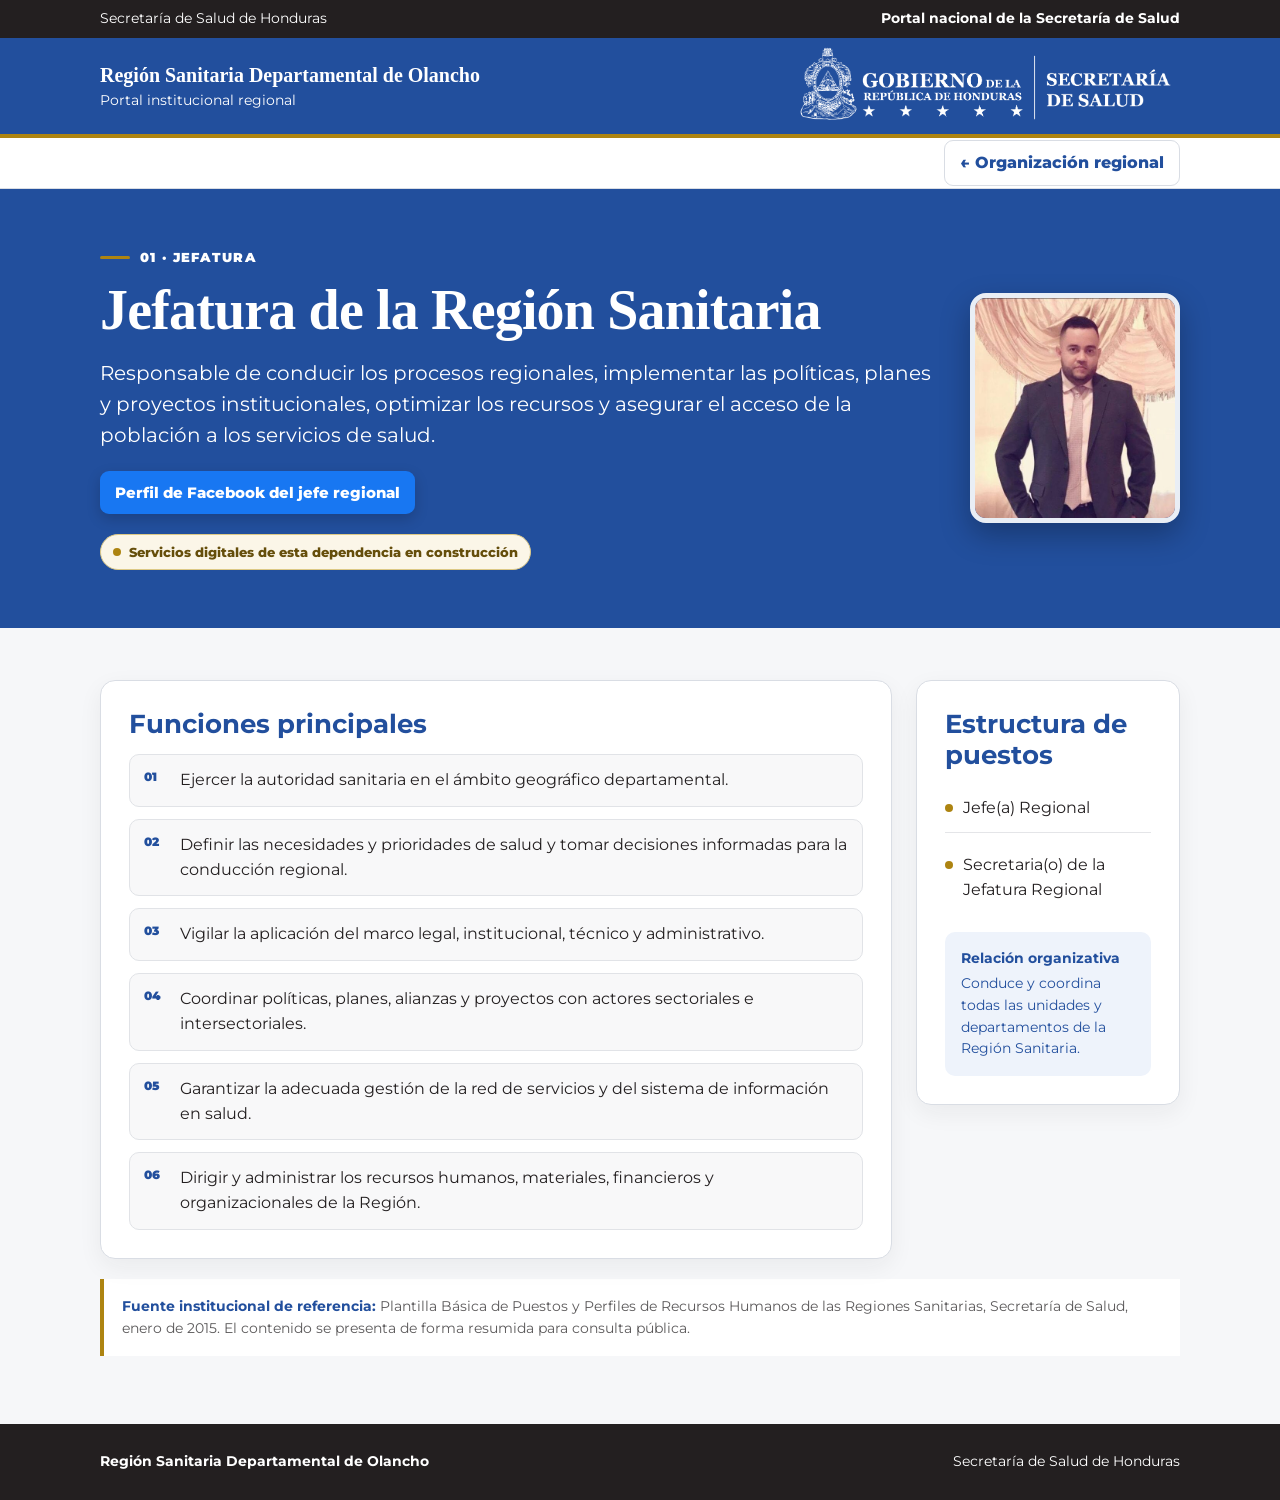
<file: area.html>
<!doctype html>
<html lang="es">
<head>
<meta charset="utf-8">
<meta name="viewport" content="width=device-width,initial-scale=1">
<meta name="theme-color" content="#224f9d">
<meta name="description" content="Información institucional de las dependencias de la Región Sanitaria Departamental de Olancho.">
<title>Dependencia regional | Región Sanitaria de Olancho</title>
<link rel="preconnect" href="https://fonts.googleapis.com">
<link rel="preconnect" href="https://fonts.gstatic.com" crossorigin>
<link href="https://fonts.googleapis.com/css2?family=Montserrat:wght@500;700;800;900&display=swap" rel="stylesheet">
<style>
:root{--navy:#224f9d;--blue:#224f9d;--sky:#eef3fb;--pale:#f6f7f9;--text:#231f20;--muted:#5c5a5b;--white:#fff;--line:#d9dde4;--gold:#ad8411}*{box-sizing:border-box}html{scroll-behavior:smooth}body{margin:0;font-family:Montserrat,Arial,Helvetica,sans-serif;color:var(--text);background:var(--pale);line-height:1.55}.wrap{width:min(1080px,calc(100% - 36px));margin:auto}a{color:inherit}.topbar{background:#231f20;color:#fff;font-size:14px}.topbar .wrap{min-height:38px;display:flex;align-items:center;justify-content:space-between;gap:16px}.topbar p{margin:0}.topbar a{text-decoration:none;font-weight:700}.masthead{background:var(--navy);color:#fff;border-bottom:4px solid var(--gold)}.masthead .wrap{min-height:96px;display:flex;align-items:center;justify-content:space-between;gap:24px}.brand{display:flex;align-items:center;text-decoration:none;min-width:0}.brand strong{display:block;color:#fff;font-family:Georgia,"Times New Roman",serif;font-size:20px;line-height:1.2}.brand span{display:block;color:#fff;font-size:14px;margin-top:3px}.official-logo{display:block;width:min(390px,41vw);height:auto;object-fit:contain}.back{display:inline-flex;align-items:center;gap:8px;color:var(--navy);font-weight:800;text-decoration:none;border:1px solid var(--line);border-radius:9px;padding:10px 15px}.back-row{background:#fff;border-bottom:1px solid var(--line)}.back-row .wrap{min-height:50px;display:flex;align-items:center;justify-content:flex-end}.hero{background:var(--navy);color:#fff;padding:58px 0}.eyebrow{display:flex;align-items:center;gap:10px;color:#fff;font-size:13px;font-weight:900;letter-spacing:.1em;text-transform:uppercase}.eyebrow:before{content:"";width:30px;height:3px;background:var(--gold);border-radius:4px}.hero h1{font-family:Georgia,"Times New Roman",serif;font-size:clamp(34px,5vw,56px);line-height:1.06;letter-spacing:-.015em;margin:14px 0 17px;max-width:900px}.hero p{max-width:850px;margin:0;color:#fff;font-size:20px}.content{padding:52px 0 68px}.layout{display:grid;grid-template-columns:minmax(0,1.5fr) minmax(260px,.5fr);gap:24px;align-items:start}.card{background:#fff;border:1px solid var(--line);border-radius:15px;padding:28px;box-shadow:0 8px 25px rgba(35,31,32,.06)}.card h2{color:var(--navy);font-size:26px;line-height:1.2;margin:0 0 14px}.function-list{margin:0;padding:0;list-style:none;display:grid;gap:12px;counter-reset:item}.function-list li{position:relative;padding:13px 14px 13px 50px;background:#f8f8f9;border:1px solid #e1e3e7;border-radius:10px;color:var(--text)}.function-list li:before{counter-increment:item;content:counter(item,decimal-leading-zero);position:absolute;left:14px;top:13px;color:var(--blue);font-size:12px;font-weight:900}.team-list{display:grid;gap:9px}.team-item{display:flex;align-items:flex-start;gap:10px;padding:11px 0;border-bottom:1px solid #e4e5e8;color:var(--text)}.team-item:last-child{border-bottom:0}.team-item:before{content:"";width:8px;height:8px;background:var(--gold);border-radius:50%;margin-top:8px;flex:0 0 auto}.relation{margin-top:18px;padding:16px;background:var(--sky);border-radius:10px;color:var(--navy);font-size:14px}.relation strong{display:block;margin-bottom:4px}.status{display:inline-flex;align-items:center;gap:8px;margin-top:20px;background:#fbf6e8;color:#654e0b;border:1px solid #ddc986;border-radius:999px;padding:7px 12px;font-size:13px;font-weight:800}.status:before{content:"";width:8px;height:8px;background:var(--gold);border-radius:50%}.source{margin-top:20px;padding:17px 18px;border-left:4px solid var(--gold);background:#fff;color:var(--muted);font-size:14px}.source strong{color:var(--navy)}footer{background:#231f20;color:#fff;padding:27px 0}.footer-grid{display:flex;justify-content:space-between;gap:18px}footer p{margin:0;font-size:14px}footer strong{color:#fff}@media(max-width:800px){.layout{grid-template-columns:1fr}.back-row{display:none}.masthead .wrap{min-height:82px}.official-logo{width:min(350px,46vw)}}@media(max-width:620px){.wrap{width:min(100% - 24px,1080px)}.topbar .wrap{justify-content:center;text-align:center}.topbar a{display:none}.masthead .wrap{min-height:118px;flex-direction:column;justify-content:center;text-align:center;padding:16px 0;gap:12px}.brand strong{font-size:17px}.brand span{font-size:12px}.official-logo{width:min(360px,92vw)}.hero{padding:43px 0}.hero p{font-size:18px}.content{padding:36px 0 50px}.card{padding:22px}.footer-grid{display:block;text-align:center}.footer-grid p+p{margin-top:7px}}
.social-link{display:inline-flex;align-items:center;margin-top:20px;background:#1877f2;color:#fff;text-decoration:none;border-radius:9px;padding:10px 15px;font-size:15px;font-weight:800;box-shadow:0 5px 14px rgba(0,0,0,.18)}.social-link:hover,.social-link:focus-visible{background:#0f63d4}.social-link:focus-visible{outline:3px solid #fff;outline-offset:3px}.hero-grid{display:grid;grid-template-columns:minmax(0,1fr) 210px;gap:38px;align-items:center}.profile-photo{display:block;width:210px;height:230px;object-fit:cover;object-position:center top;border:5px solid rgba(255,255,255,.9);border-radius:16px;box-shadow:0 12px 30px rgba(0,0,0,.28)}@media(max-width:700px){.hero-grid{grid-template-columns:1fr;gap:24px}.profile-photo{width:160px;height:176px}}
.x-link{background:#111}.x-link:hover,.x-link:focus-visible{background:#2c2c2c}
</style>
</head>
<body>
<div class="topbar"><div class="wrap"><p>Secretaría de Salud de Honduras</p><a href="https://www.salud.gob.hn/">Portal nacional de la Secretaría de Salud</a></div></div>
<header class="masthead"><div class="wrap"><a class="brand" href="/portal.html"><span><strong>Región Sanitaria Departamental de Olancho</strong><span>Portal institucional regional</span></span></a><img class="official-logo" src="/logo-sesal-oficial-blanco.png" alt="Gobierno de la República de Honduras, Secretaría de Salud"></div></header>
<div class="back-row"><div class="wrap"><a class="back" href="/portal.html#organizacion">← Organización regional</a></div></div>
<main>
<section class="hero"><div class="wrap hero-grid"><div><div class="eyebrow" id="number">Dependencia regional</div><h1 id="title">Dependencia regional</h1><p id="objective">Información institucional de la dependencia.</p><div id="socialLinks"></div><div class="status">Servicios digitales de esta dependencia en construcción</div></div><div id="profilePhoto"></div></div></section>
<section class="content"><div class="wrap"><div class="layout"><article class="card"><h2>Funciones principales</h2><ol class="function-list" id="functions"></ol></article><aside><article class="card"><h2>Estructura de puestos</h2><div class="team-list" id="positions"></div><div class="relation" id="relation"></div></article></aside></div><div class="source"><strong>Fuente institucional de referencia:</strong> Plantilla Básica de Puestos y Perfiles de Recursos Humanos de las Regiones Sanitarias, Secretaría de Salud, enero de 2015. El contenido se presenta de forma resumida para consulta pública.</div></div></section>
</main>
<footer><div class="wrap footer-grid"><p><strong>Región Sanitaria Departamental de Olancho</strong></p><p>Secretaría de Salud de Honduras</p></div></footer>
<script>
const areas={
"jefatura":{number:"01 · Jefatura",title:"Jefatura de la Región Sanitaria",objective:"Responsable de conducir los procesos regionales, implementar las políticas, planes y proyectos institucionales, optimizar los recursos y asegurar el acceso de la población a los servicios de salud.",functions:["Ejercer la autoridad sanitaria en el ámbito geográfico departamental.","Definir las necesidades y prioridades de salud y tomar decisiones informadas para la conducción regional.","Vigilar la aplicación del marco legal, institucional, técnico y administrativo.","Coordinar políticas, planes, alianzas y proyectos con actores sectoriales e intersectoriales.","Garantizar la adecuada gestión de la red de servicios y del sistema de información en salud.","Dirigir y administrar los recursos humanos, materiales, financieros y organizacionales de la Región."],positions:["Jefe(a) Regional","Secretaria(o) de la Jefatura Regional"],relation:"Conduce y coordina todas las unidades y departamentos de la Región Sanitaria."},
"planeamiento":{number:"02 · Unidad",title:"Unidad de Planeamiento",objective:"Garantiza la efectividad de la planificación, la monitoría y la evaluación de la gestión regional mediante planificación estratégica, gerencia de procesos y evaluación para el cumplimiento de las políticas de salud.",functions:["Coordinar la planificación y el desarrollo estratégico de la Región Sanitaria.","Impulsar procesos participativos de planeación sectorial e intersectorial.","Alinear e implementar políticas y planes prioritarios de la autoridad sanitaria.","Gestionar y negociar proyectos para ejecutar los planes institucionales.","Coordinar el sistema de información en salud, la monitoría y la evaluación para fortalecer la toma de decisiones.","Gestionar los recursos requeridos para el funcionamiento de la unidad y del sistema de información."],positions:["Jefe(a) de la Unidad","Secretaria(o)","Coordinación de Planificación","Técnico(a) de Planificación","Coordinación de Monitoría y Evaluación","Técnico(a) de Monitoría y Evaluación","Coordinación de Gestión de la Información","Técnico(a) Informático","Digitador(a)"],relation:"Reporta directamente a la Jefatura Regional y coordina con todas las instancias regionales y actores clave del sector."},
"servicios-legales":{number:"03 · Unidad",title:"Unidad de Servicios Legales",objective:"Garantiza la ejecución de las normas jurídicas en los procesos regionales mediante funciones de asesoría, consultoría y procuración con visión estratégica y sistémica.",functions:["Asesorar a las unidades regionales en materia legal, administrativa y laboral.","Orientar la interpretación de leyes, normas, políticas y otras disposiciones legales.","Asistir los procesos de reformas, compromisos y reestructuraciones en materia de salud.","Emitir dictámenes legales dentro de su competencia.","Representar por delegación a la Jefatura Regional ante instancias jurídicas.","Elaborar anteproyectos de contratos, convenios y otros instrumentos relacionados con la Región."],positions:["Jefe(a) de la Unidad de Servicios Legales","Secretaria(o) de la Unidad"],relation:"Reporta directamente a la Jefatura Regional y brinda asesoría a todas las instancias de la Región."},
"vigilancia-salud":{number:"04 · Unidad",title:"Unidad de Vigilancia de la Salud",objective:"Conduce los procesos de vigilancia, el seguimiento de acciones e intervenciones, las alertas y las investigaciones, asegurando el intercambio permanente de información con los actores del Sistema Nacional de Vigilancia de la Salud.",functions:["Implementar el Sistema de Vigilancia de la Salud y asegurar el cumplimiento de políticas, prioridades y metas.","Fortalecer la capacitación del personal y la red de laboratorios para la vigilancia.","Conducir estratégicamente el Sistema de Alerta-Respuesta y comunicar las alertas.","Coordinar el análisis de situación de salud, perfiles y proyecciones regionales.","Proveer información veraz y oportuna para la toma de decisiones.","Implementar acciones preventivas y de control ante brotes, epidemias, desastres y emergencias sanitarias."],positions:["Jefe(a) de la Unidad","Secretaria(o)","Coordinación de Vigilancia de Riesgos Sanitarios","Técnico(a) de Vigilancia de Riesgos Sanitarios","Coordinación de Análisis de la Información","Digitador(a)"],relation:"Reporta directamente a la Jefatura Regional y coordina con actores clave del sistema de vigilancia."},
"recursos-humanos":{number:"05 · Unidad",title:"Unidad de Gestión y Desarrollo de los Recursos Humanos",objective:"Planifica, controla y coordina la gestión y el desarrollo de los recursos humanos, aplica la política nacional y promueve un clima laboral adecuado para el funcionamiento regional.",functions:["Aplicar la política nacional y planificar la gestión de los recursos humanos.","Coordinar la capacitación y actualización del personal según las necesidades institucionales.","Asesorar a la Jefatura, departamentos y unidades en gestión del recurso humano.","Implementar los procesos de reclutamiento, selección e inducción.","Coordinar la evaluación del desempeño y mantener actualizados sus registros.","Gestionar trámites administrativos, salud ocupacional, reglamento interno y resolución de conflictos."],positions:["Jefe(a) de la Unidad","Secretaria(o)","Coordinación de Desarrollo del Talento Humano","Coordinación de Trámites"],relation:"Reporta directamente a la Jefatura Regional y coordina la gestión del personal con todas las dependencias."},
"comunicacion":{number:"06 · Unidad",title:"Unidad de Comunicación Social",objective:"Facilita la movilización y participación comunitaria, difunde las políticas, planes y proyectos regionales y apoya la promoción de la salud con enfoque de derechos y deberes ciudadanos.",functions:["Diseñar e implementar estrategias de incidencia, comunicación y participación social.","Desarrollar estrategias para lograr consensos en salud.","Divulgar el marco regulatorio, las políticas, los planes y las estrategias de salud.","Promover cambios saludables en los estilos de vida y condiciones del entorno.","Establecer y mejorar los canales internos y externos de comunicación.","Comunicar riesgos, emergencias y resultados del desempeño del sistema de salud."],positions:["Jefe(a) de la Unidad de Comunicación Social","Técnico(a) en Comunicación Social"],relation:"Coordina sus acciones con la Jefatura Regional, las dependencias institucionales y los actores sociales."},
"marco-normativo":{number:"07 · Departamento",title:"Departamento de Vigilancia del Marco Normativo",objective:"Conduce la fiscalización y el control de la aplicación del marco normativo sanitario y de atención a las personas, para proteger la salud de individuos, familias y comunidades.",functions:["Garantizar el cumplimiento de la normativa sanitaria y de atención a las personas.","Fiscalizar y controlar actividades que puedan afectar la salud de la población o el ambiente.","Coordinar los procesos de habilitación y licenciamiento de establecimientos.","Implementar el subsistema y el flujo de información de regulación.","Monitorear y evaluar los procesos de regulación y fiscalización sanitaria.","Gestionar registros, certificaciones, resoluciones, licencias y medidas ante incumplimientos."],positions:["Jefe(a) del Departamento","Secretaria(o)","Unidad de Verificación de la Normativa Sanitaria","Unidad de Verificación de la Normativa de Atención a las Personas","Unidad de Fomento Sanitario","Unidad de Atención al Cliente"],relation:"Reporta directamente a la Jefatura Regional y coordina con el nivel central y actores sujetos a regulación."},
"redes":{number:"08 · Departamento",title:"Departamento de Redes Integradas de Servicios de Salud",objective:"Conduce la articulación de las redes de servicios mediante seguimiento, coordinación, complementariedad y control, para asegurar el acceso de la población a servicios de salud con calidad.",functions:["Organizar la red departamental según niveles de atención y lineamientos del Modelo Nacional de Salud.","Vigilar la integralidad, continuidad y complementariedad de la atención.","Identificar y caracterizar la capacidad instalada de la red.","Coordinar objetivos, metas, indicadores y el plan operativo para la provisión de servicios.","Implementar mecanismos de control y verificar el cumplimiento de resultados.","Garantizar la referencia-respuesta y apoyar la provisión de recursos, insumos, medicamentos y mantenimiento."],positions:["Jefe(a) del Departamento","Secretaria(o)","Unidad de Apoyo a la Gestión","Unidad de Control de la Gestión","Unidad de Servicios de Laboratorio y Sangre","Unidad de Logística","Kardex e Informática","Bodega","Técnico(a) de Red de Frío"],relation:"Reporta directamente a la Jefatura Regional y coordina con prestadores, nivel central y actores externos."},
"administracion":{number:"09 · Departamento",title:"Departamento de Administración",objective:"Planifica, organiza, dirige, controla y evalúa la administración de bienes, adquisiciones, establecimientos y pagos para el cumplimiento efectivo de los procesos regionales.",functions:["Dirigir, supervisar y controlar las actividades administrativas de la Región.","Administrar los recursos de acuerdo con el plan operativo anual y el presupuesto.","Garantizar la ejecución financiera y la distribución adecuada de los recursos físicos.","Coordinar el presupuesto, las adquisiciones y el suministro de materiales y equipos.","Aplicar los procedimientos administrativos conforme al marco técnico y legal.","Gestionar el sistema de información financiera y suministrar información para la monitoría y evaluación del POA."],positions:["Jefe(a) del Departamento","Secretaria(o)","Unidad Financiera Contable","Auxiliar de Contabilidad","Unidad de Servicios Generales","Mantenimiento","Motorista","Aseo","Vigilancia","Conserjería","Unidad de Bienes Nacionales y Adquisiciones","Auxiliar de Adquisiciones"],relation:"Reporta directamente a la Jefatura Regional y coordina con todas las instancias y con el nivel central."}
};
areas.jefatura.facebook="https://www.facebook.com/share/1EjdeZ6bMc/";
areas.jefatura.facebookLabel="Perfil de Facebook del jefe regional";
areas.jefatura.photo="/jefe-regional.svg";
areas.jefatura.photoAlt="Jefe de la Región Sanitaria Departamental de Olancho";
areas.redes.x="https://x.com/victorzepedaa";
areas.redes.xLabel="X · @victorzepedaa";
const key=new URLSearchParams(location.search).get("seccion");
const area=areas[key]||areas.jefatura;
document.getElementById("number").textContent=area.number;
document.getElementById("title").textContent=area.title;
document.getElementById("objective").textContent=area.objective;
document.getElementById("relation").innerHTML="<strong>Relación organizativa</strong>"+area.relation;
if(area.facebook){const link=document.createElement("a");link.className="social-link";link.href=area.facebook;link.target="_blank";link.rel="noopener noreferrer";link.textContent=area.facebookLabel;document.getElementById("socialLinks").appendChild(link);}
if(area.x){const link=document.createElement("a");link.className="social-link x-link";link.href=area.x;link.target="_blank";link.rel="noopener noreferrer";link.textContent=area.xLabel;document.getElementById("socialLinks").appendChild(link);}
if(area.photo){const photo=document.createElement("img");photo.className="profile-photo";photo.src=area.photo;photo.alt=area.photoAlt;document.getElementById("profilePhoto").appendChild(photo);}
for(const item of area.functions){const li=document.createElement("li");li.textContent=item;document.getElementById("functions").appendChild(li)}
for(const item of area.positions){const div=document.createElement("div");div.className="team-item";div.textContent=item;document.getElementById("positions").appendChild(div)}
document.title=area.title+" | Región Sanitaria de Olancho";
</script>
</body>
</html>
</file>
